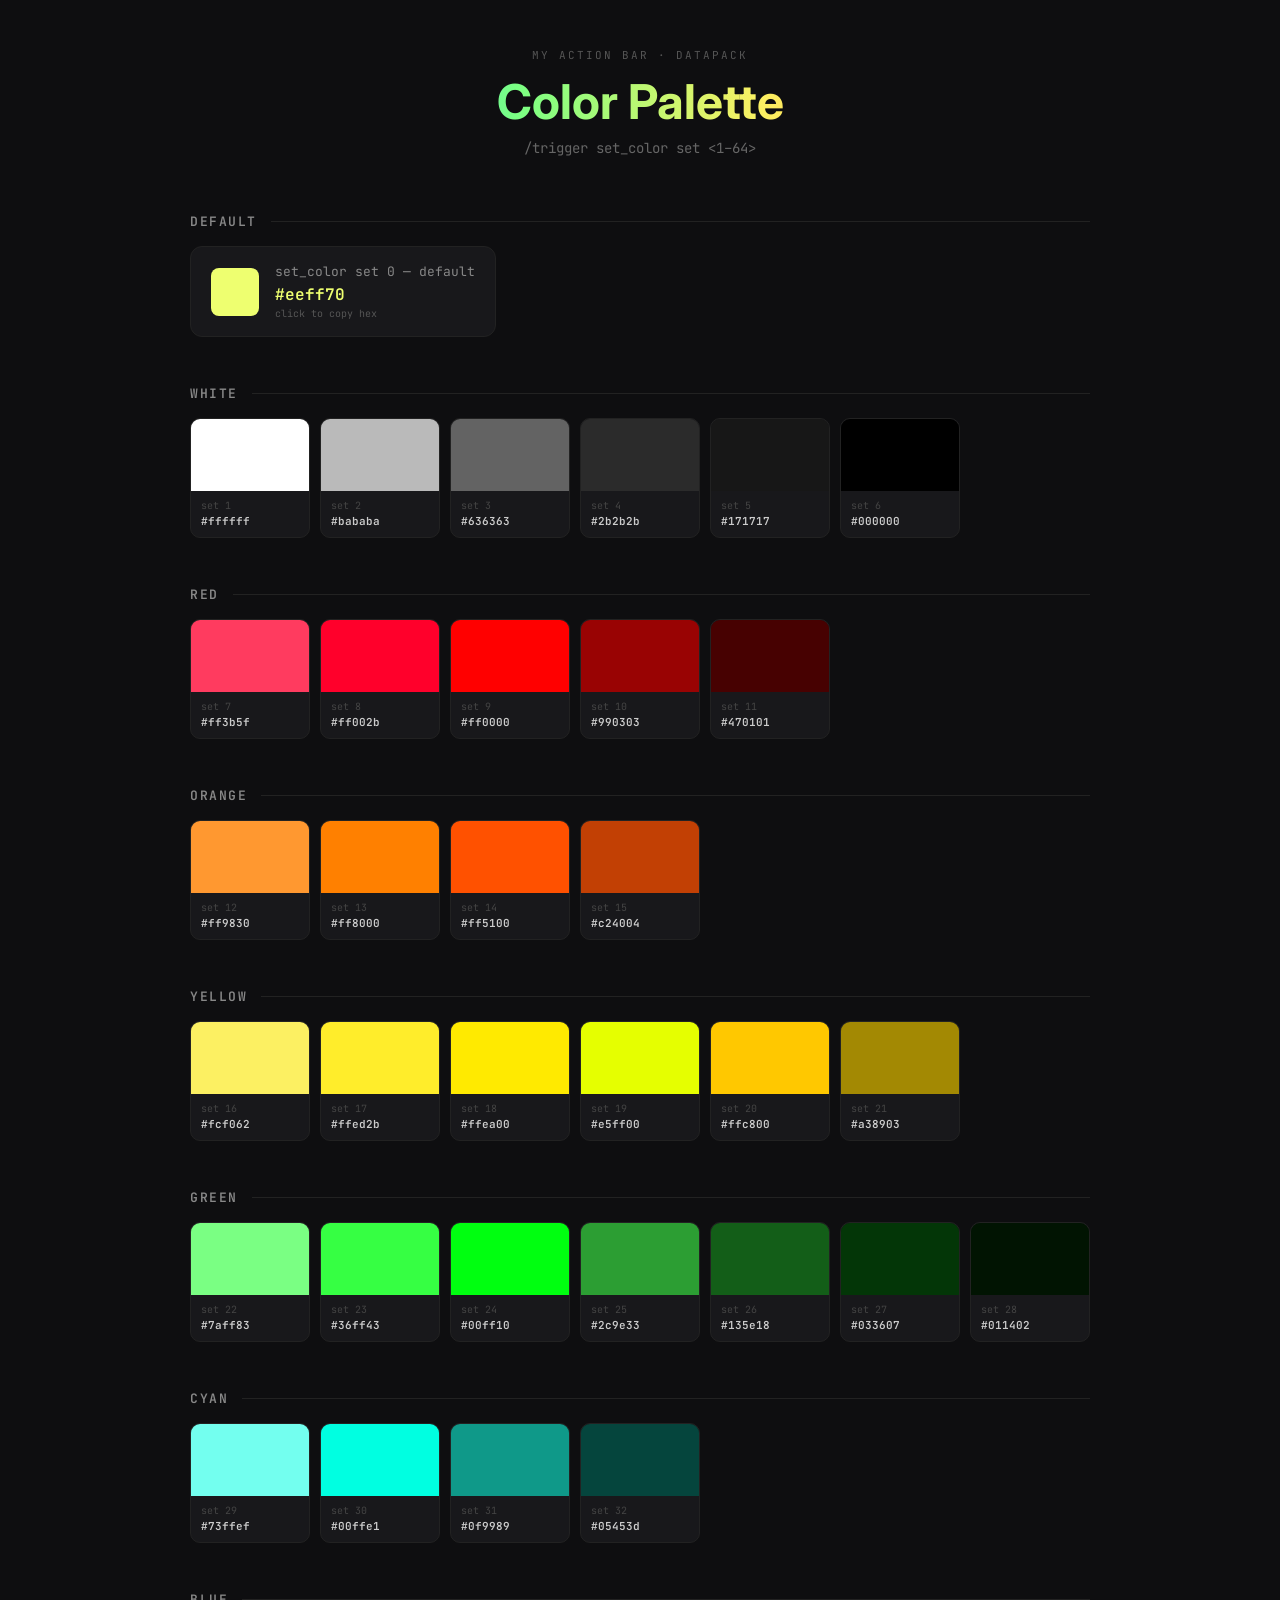
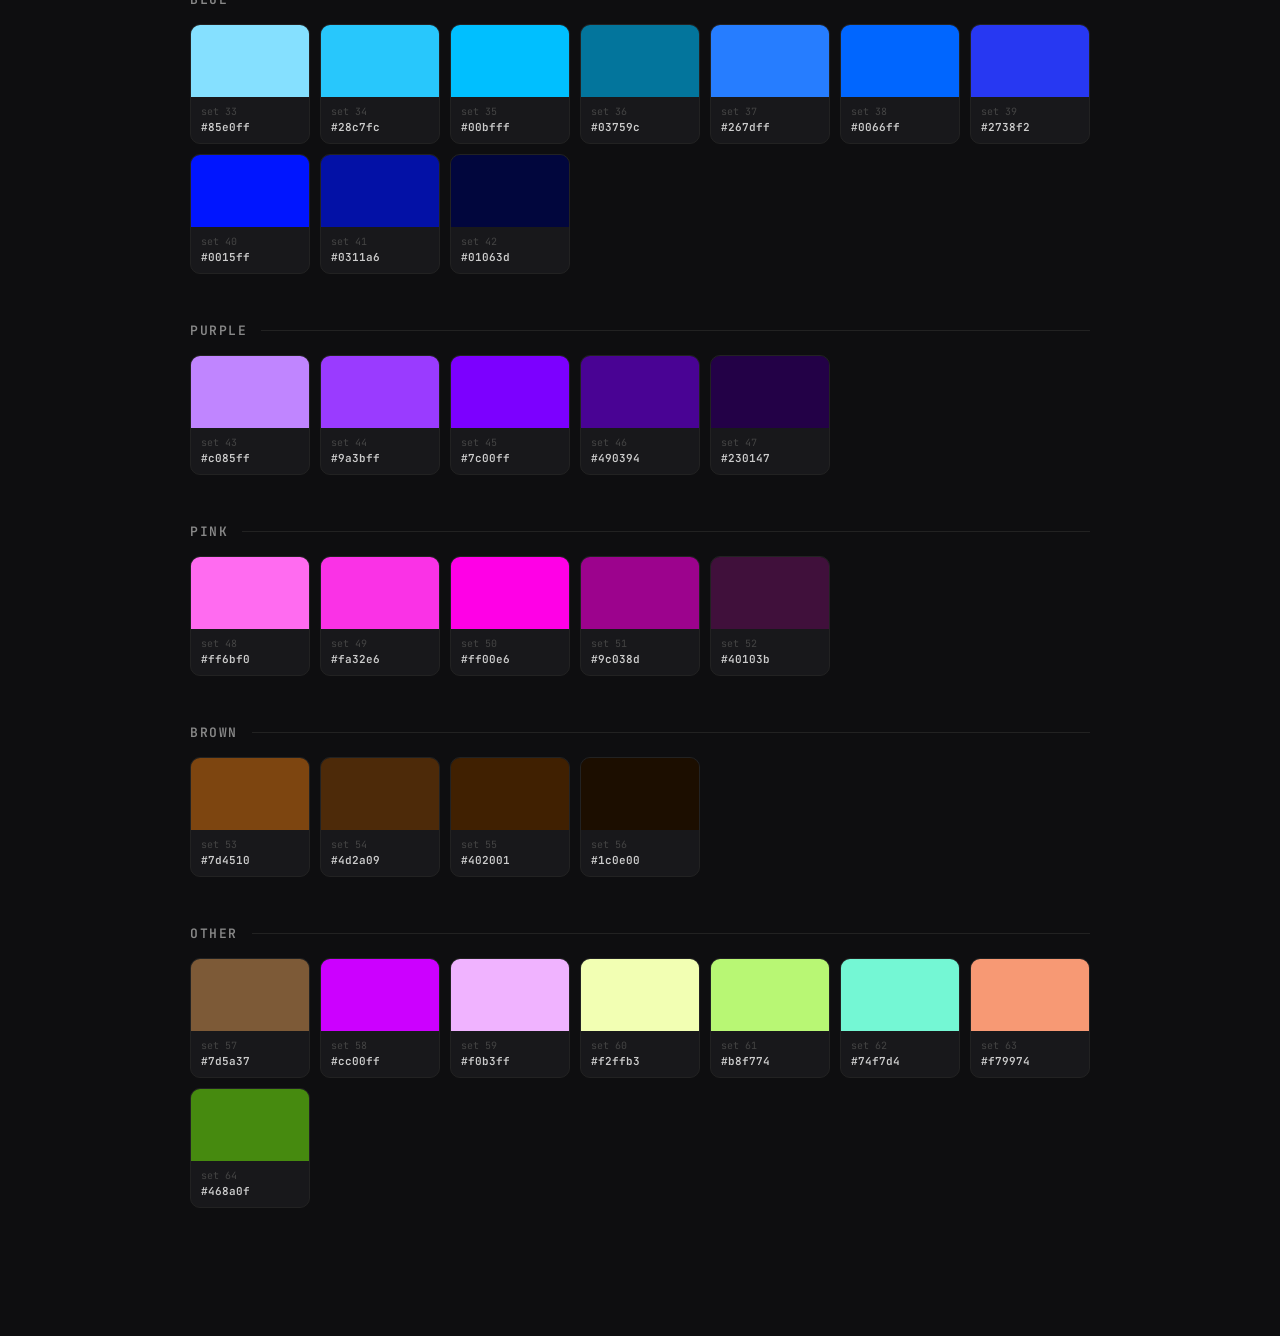
<file: color-palette.html>
<!DOCTYPE html>
<html lang="en">
<head>
<meta charset="UTF-8">
<meta name="viewport" content="width=device-width, initial-scale=1.0">
<title>My Action Bar — Color Palette</title>
  <link rel="icon" type="image/x-icon" href="assets/logo.png">
  <meta property="og:type" content="website">
<meta property="og:title" content="My Action Bar - Fully Customizable Action Bar">
<meta property="og:description" content="Transform your action bar into a personal HUD with real-time stats, a stunning dynamic color system, and per-player customization.">
<meta property="og:image" content="https://myactionbar.netlify.app/assets/logo.png">
<meta property="og:url" content="https://myactionbar.netlify.app/color-palette.html">
<meta property="og:site_name" content="My Action Bar">

<!-- Twitter Cards -->
<meta name="twitter:card" content="summary_large_image">
<meta name="twitter:title" content="My Action Bar - Fully Customizable Action Bar">
<meta name="twitter:description" content="Transform your action bar into a personal HUD with real-time stats, a stunning dynamic color system, and per-player customization.">
<meta name="twitter:image" content="https://myactionbar.netlify.app/assets/logo.png">
<style>
  @import url('https://fonts.googleapis.com/css2?family=JetBrains+Mono:wght@400;600&family=Inter:wght@400;500;600;700&display=swap');

  *, *::before, *::after { box-sizing: border-box; margin: 0; padding: 0; }

  body {
    background: #0e0e10;
    color: #e0e0e0;
    font-family: 'Inter', sans-serif;
    min-height: 100vh;
    padding: 48px 24px 80px;
  }

  header {
    text-align: center;
    margin-bottom: 56px;
  }

  header .eyebrow {
    font-family: 'JetBrains Mono', monospace;
    font-size: 11px;
    letter-spacing: 0.18em;
    text-transform: uppercase;
    color: #555;
    margin-bottom: 12px;
  }

  header h1 {
    font-size: clamp(28px, 5vw, 48px);
    font-weight: 700;
    background: linear-gradient(90deg, #c085ff, #28c7fc, #7aff83, #fcf062, #ff9830, #ff3b5f);
    -webkit-background-clip: text;
    -webkit-text-fill-color: transparent;
    background-clip: text;
    line-height: 1.15;
    margin-bottom: 10px;
  }

  header p {
    font-size: 14px;
    color: #666;
    font-family: 'JetBrains Mono', monospace;
  }

  .section {
    max-width: 900px;
    margin: 0 auto 48px;
  }

  .section-header {
    display: flex;
    align-items: center;
    gap: 14px;
    margin-bottom: 16px;
  }

  .section-header h2 {
    font-size: 13px;
    font-weight: 600;
    letter-spacing: 0.12em;
    text-transform: uppercase;
    color: #888;
    font-family: 'JetBrains Mono', monospace;
  }

  .section-header .line {
    flex: 1;
    height: 1px;
    background: #222;
  }

  .grid {
    display: grid;
    grid-template-columns: repeat(auto-fill, minmax(120px, 1fr));
    gap: 10px;
  }

  .swatch {
    border-radius: 10px;
    overflow: hidden;
    background: #18181b;
    border: 1px solid #222;
    cursor: pointer;
    transition: transform 0.15s, border-color 0.15s;
    position: relative;
  }

  .swatch:hover {
    transform: translateY(-3px);
    border-color: #444;
  }

  .swatch:hover .copy-hint {
    opacity: 1;
  }

  .swatch-color {
    height: 72px;
    width: 100%;
  }

  .swatch-info {
    padding: 8px 10px 9px;
  }

  .swatch-id {
    font-family: 'JetBrains Mono', monospace;
    font-size: 10px;
    color: #444;
    margin-bottom: 2px;
  }

  .swatch-hex {
    font-family: 'JetBrains Mono', monospace;
    font-size: 11px;
    font-weight: 600;
    color: #ccc;
  }

  .copy-hint {
    position: absolute;
    top: 6px;
    right: 6px;
    background: rgba(0,0,0,0.7);
    border-radius: 4px;
    padding: 2px 6px;
    font-size: 9px;
    font-family: 'JetBrains Mono', monospace;
    color: #fff;
    opacity: 0;
    transition: opacity 0.15s;
    pointer-events: none;
  }

  .toast {
    position: fixed;
    bottom: 28px;
    left: 50%;
    transform: translateX(-50%) translateY(20px);
    background: #1e1e22;
    border: 1px solid #333;
    border-radius: 8px;
    padding: 10px 20px;
    font-family: 'JetBrains Mono', monospace;
    font-size: 12px;
    color: #e0e0e0;
    opacity: 0;
    transition: opacity 0.2s, transform 0.2s;
    pointer-events: none;
    z-index: 999;
  }

  .toast.show {
    opacity: 1;
    transform: translateX(-50%) translateY(0);
  }

  /* domyślny kolor — osobno na górze */
  .default-swatch-wrap {
    max-width: 900px;
    margin: 0 auto 48px;
  }

  .default-swatch {
    display: flex;
    align-items: center;
    gap: 16px;
    background: #18181b;
    border: 1px solid #222;
    border-radius: 12px;
    padding: 16px 20px;
    cursor: pointer;
    transition: border-color 0.15s;
    width: fit-content;
  }

  .default-swatch:hover { border-color: #444; }

  .default-color-block {
    width: 48px;
    height: 48px;
    border-radius: 8px;
    background: #eeff70;
    flex-shrink: 0;
  }

  .default-label {
    font-size: 13px;
    color: #888;
    font-family: 'JetBrains Mono', monospace;
    margin-bottom: 4px;
  }

  .default-hex {
    font-family: 'JetBrains Mono', monospace;
    font-size: 16px;
    font-weight: 600;
    color: #eeff70;
  }

  .default-cmd {
    font-family: 'JetBrains Mono', monospace;
    font-size: 10px;
    color: #555;
    margin-top: 2px;
  }
</style>
</head>
<body>

<header>
  <div class="eyebrow">My Action Bar · Datapack</div>
  <h1>Color Palette</h1>
  <p>/trigger set_color set &lt;1–64&gt;</p>
</header>

<!-- Default -->
<div class="default-swatch-wrap">
  <div class="section-header">
    <h2>Default</h2>
    <div class="line"></div>
  </div>
  <div class="default-swatch" onclick="copy('#eeff70')">
    <div class="default-color-block"></div>
    <div>
      <div class="default-label">set_color set 0 — default</div>
      <div class="default-hex">#eeff70</div>
      <div class="default-cmd">click to copy hex</div>
    </div>
  </div>
</div>

<div id="palette"></div>

<div class="toast" id="toast"></div>

<script>
  const categories = [
    {
      name: "White",
      colors: [
        { id: 1, hex: "#ffffff" },
        { id: 2, hex: "#bababa" },
        { id: 3, hex: "#636363" },
        { id: 4, hex: "#2b2b2b" },
        { id: 5, hex: "#171717" },
        { id: 6, hex: "#000000" },
      ]
    },
    {
      name: "Red",
      colors: [
        { id: 7,  hex: "#ff3b5f" },
        { id: 8,  hex: "#ff002b" },
        { id: 9,  hex: "#ff0000" },
        { id: 10, hex: "#990303" },
        { id: 11, hex: "#470101" },
      ]
    },
    {
      name: "Orange",
      colors: [
        { id: 12, hex: "#ff9830" },
        { id: 13, hex: "#ff8000" },
        { id: 14, hex: "#ff5100" },
        { id: 15, hex: "#c24004" },
      ]
    },
    {
      name: "Yellow",
      colors: [
        { id: 16, hex: "#fcf062" },
        { id: 17, hex: "#ffed2b" },
        { id: 18, hex: "#ffea00" },
        { id: 19, hex: "#e5ff00" },
        { id: 20, hex: "#ffc800" },
        { id: 21, hex: "#a38903" },
      ]
    },
    {
      name: "Green",
      colors: [
        { id: 22, hex: "#7aff83" },
        { id: 23, hex: "#36ff43" },
        { id: 24, hex: "#00ff10" },
        { id: 25, hex: "#2c9e33" },
        { id: 26, hex: "#135e18" },
        { id: 27, hex: "#033607" },
        { id: 28, hex: "#011402" },
      ]
    },
    {
      name: "Cyan",
      colors: [
        { id: 29, hex: "#73ffef" },
        { id: 30, hex: "#00ffe1" },
        { id: 31, hex: "#0f9989" },
        { id: 32, hex: "#05453d" },
      ]
    },
    {
      name: "Blue",
      colors: [
        { id: 33, hex: "#85e0ff" },
        { id: 34, hex: "#28c7fc" },
        { id: 35, hex: "#00bfff" },
        { id: 36, hex: "#03759c" },
        { id: 37, hex: "#267dff" },
        { id: 38, hex: "#0066ff" },
        { id: 39, hex: "#2738f2" },
        { id: 40, hex: "#0015ff" },
        { id: 41, hex: "#0311a6" },
        { id: 42, hex: "#01063d" },
      ]
    },
    {
      name: "Purple",
      colors: [
        { id: 43, hex: "#c085ff" },
        { id: 44, hex: "#9a3bff" },
        { id: 45, hex: "#7c00ff" },
        { id: 46, hex: "#490394" },
        { id: 47, hex: "#230147" },
      ]
    },
    {
      name: "Pink",
      colors: [
        { id: 48, hex: "#ff6bf0" },
        { id: 49, hex: "#fa32e6" },
        { id: 50, hex: "#ff00e6" },
        { id: 51, hex: "#9c038d" },
        { id: 52, hex: "#40103b" },
      ]
    },
    {
      name: "Brown",
      colors: [
        { id: 53, hex: "#7d4510" },
        { id: 54, hex: "#4d2a09" },
        { id: 55, hex: "#402001" },
        { id: 56, hex: "#1c0e00" },
      ]
    },
    {
      name: "Other",
      colors: [
        { id: 57, hex: "#7d5a37" },
        { id: 58, hex: "#cc00ff" },
        { id: 59, hex: "#f0b3ff" },
        { id: 60, hex: "#f2ffb3" },
        { id: 61, hex: "#b8f774" },
        { id: 62, hex: "#74f7d4" },
        { id: 63, hex: "#f79974" },
        { id: 64, hex: "#468a0f" },
      ]
    },
  ];

  const palette = document.getElementById('palette');

  categories.forEach(cat => {
    const section = document.createElement('div');
    section.className = 'section';

    const header = document.createElement('div');
    header.className = 'section-header';
    header.innerHTML = `<h2>${cat.name}</h2><div class="line"></div>`;
    section.appendChild(header);

    const grid = document.createElement('div');
    grid.className = 'grid';

    cat.colors.forEach(c => {
      const swatch = document.createElement('div');
      swatch.className = 'swatch';
      swatch.innerHTML = `
        <div class="swatch-color" style="background:${c.hex}"></div>
        <div class="swatch-info">
          <div class="swatch-id">set ${c.id}</div>
          <div class="swatch-hex">${c.hex}</div>
        </div>
        <div class="copy-hint">copy</div>
      `;
      swatch.addEventListener('click', () => copy(c.hex));
      grid.appendChild(swatch);
    });

    section.appendChild(grid);
    palette.appendChild(section);
  });

  let toastTimer;
  function copy(hex) {
    navigator.clipboard.writeText(hex).then(() => {
      const toast = document.getElementById('toast');
      toast.textContent = `Copied ${hex}`;
      toast.classList.add('show');
      clearTimeout(toastTimer);
      toastTimer = setTimeout(() => toast.classList.remove('show'), 1800);
    });
  }
</script>
</body>
</html>
</file>
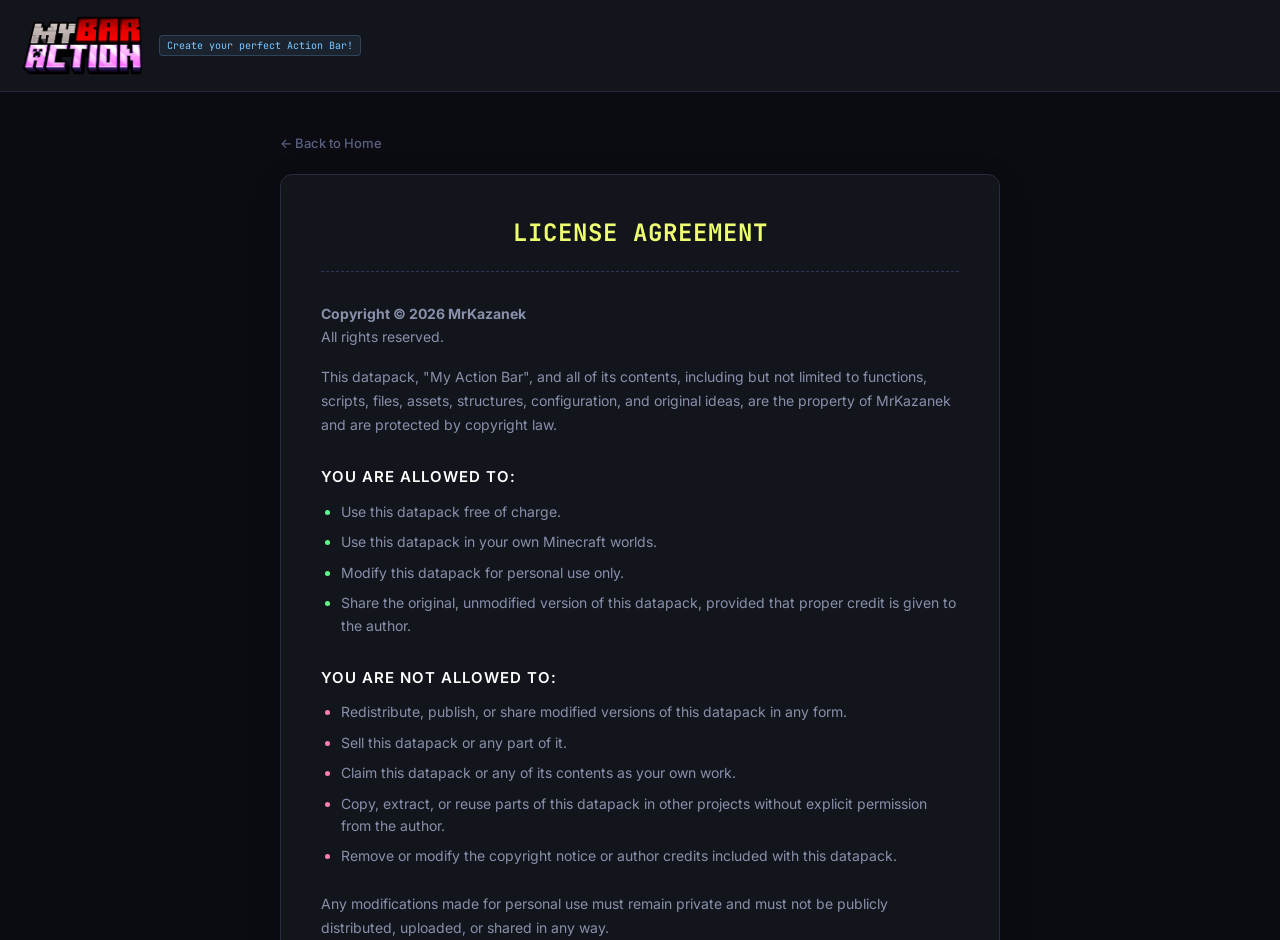
<file: license.html>
<!DOCTYPE html>
<html lang="en">
<head>
  <meta charset="UTF-8">
  <meta name="viewport" content="width=device-width, initial-scale=1.0">
  <title>My Action Bar - License</title>
<link rel="icon" type="image/x-icon" href="assets/logo.png">
  <!-- Google Fonts -->
  <link rel="preconnect" href="https://fonts.googleapis.com">
  <link rel="preconnect" href="https://fonts.gstatic.com" crossorigin>
  <link href="https://fonts.googleapis.com/css2?family=Inter:wght@400;500;600;700&family=JetBrains+Mono:wght@400;700&display=swap" rel="stylesheet">
<meta property="og:type" content="website">
<meta property="og:title" content="My Action Bar - Fully Customizable Action Bar">
<meta property="og:description" content="Transform your action bar into a personal HUD with real-time stats, a stunning dynamic color system, and per-player customization.">
<meta property="og:image" content="https://myactionbar.netlify.app/assets/logo.png">
<meta property="og:url" content="https://myactionbar.netlify.app/license.html">
<meta property="og:site_name" content="My Action Bar">

<!-- Twitter Cards -->
<meta name="twitter:card" content="summary_large_image">
<meta name="twitter:title" content="My Action Bar - Fully Customizable Action Bar">
<meta name="twitter:description" content="Transform your action bar into a personal HUD with real-time stats, a stunning dynamic color system, and per-player customization.">
<meta name="twitter:image" content="https://myactionbar.netlify.app/assets/logo.png">
  <style>
    
    :root {
      --bg: #0b0c11;
      --surface: #13151d;
      --surface2: #1a1d27;
      --surface3: #22263a;
      --border: #272b3d;
      --border2: #323654;
      --accent: #eeff70;
      --accent-dim: rgba(238, 255, 112, .12);
      --accent2: #7ec8ff;
      --accent2-dim: rgba(126, 200, 255, .1);
      --accent3: #ff7eb3;
      --text: #d4d8eb;
      --text-muted: #5a6080;
      --text-dim: #8890aa;
      --preview-bg: #080910;
      --green: #5dfc8a;
      --radius: 12px;
      --radius-sm: 8px;
      --radius-xs: 5px;
    }

    *, *::before, *::after { box-sizing: border-box; margin: 0; padding: 0; }

    body {
      background: var(--bg); color: var(--text);
      font-family: 'Inter', sans-serif; font-size: 14px; line-height: 1.5;
      min-height: 100vh; overflow: hidden;
      user-select: none; -webkit-user-select: none;
    }

    /* ─── Header ─── */
    header {
      border-bottom: 1px solid var(--border); padding: 13px 20px;
      display: flex; align-items: center; gap: 14px;
      background: var(--surface); height: 92px; flex-shrink: 0;
      user-select: none; -webkit-user-select: none;
    }

    .logo {
      font-family: 'JetBrains Mono', monospace; font-weight: 700; font-size: 16px;
      color: var(--accent); letter-spacing: -.5px; white-space: nowrap;
      display: flex; align-items: center; gap: 8px; text-decoration: none;
    }

    .logo span { color: var(--text-muted); font-weight: 400; line-height: 45px; }

    .badge {
      font-family: 'JetBrains Mono', monospace; font-size: 10px; padding: 2px 7px;
      border-radius: 4px; background: rgba(126, 200, 255, .08); color: var(--accent2);
      border: 1px solid rgba(126, 200, 255, .2); white-space: nowrap;
    }

    header .spacer { flex: 1; }

    /* Scrollbars */
    ::-webkit-scrollbar { width: 6px; height: 6px; }
    ::-webkit-scrollbar-track { background: transparent; }
    ::-webkit-scrollbar-thumb { background: var(--border2); border-radius: 4px; }

    a { color: lightskyblue; text-decoration: none; transition: color 0.15s; }
    a:hover { color: var(--accent2); }

    /* =========================================
       STYLE KONTENTU
       ========================================= */
    .main-view {
      height: calc(100vh - 52px); overflow-y: auto; scroll-behavior: smooth;
     
    }

    .container { max-width: 760px; margin: 0 auto; padding: 40px 20px 60px; }

    .license-box {
      background: var(--surface); border: 1px solid var(--border);
      border-radius: var(--radius); padding: 40px; box-shadow: 0 10px 30px rgba(0,0,0,0.3);
    }

    .license-title {
      font-family: 'JetBrains Mono', monospace; font-size: 24px; color: var(--accent);
      text-align: center; margin-bottom: 30px; letter-spacing: 1px;
      padding-bottom: 20px; border-bottom: 1px dashed var(--border2);
    }

    .content-area h3 {
      font-size: 15px; color: #fff; margin: 30px 0 12px; font-weight: 600;
      text-transform: uppercase; letter-spacing: 1px;
    }

    .content-area p { margin-bottom: 16px; color: var(--text-dim); line-height: 1.7; }

    .content-area ul { margin-bottom: 24px; padding-left: 20px; color: var(--text-dim); }
    .content-area li { margin-bottom: 8px; line-height: 1.6; }

    .allowed-list li::marker { color: var(--green); }
    .not-allowed-list li::marker { color: var(--accent3); }

    .contact-block {
      margin-top: 40px; padding: 20px; background: var(--preview-bg);
      border: 1px solid var(--border); border-radius: var(--radius-sm);
    }

    .back-btn {
      display: inline-flex; align-items: center; gap: 8px; margin-bottom: 20px;
      color: var(--text-muted); font-size: 13px; font-weight: 500;
      font-family: 'Inter', sans-serif; transition: color 0.15s;
    }
    .back-btn:hover { color: var(--accent); }

    @media (max-width: 600px) {
      header { flex-wrap: wrap; height: auto; padding: 10px 14px; }
      .license-box { padding: 24px; }
    }
  </style>
</head>
<body>

  <!-- Header -->
  <header>
    <a href="index.html" class="logo">
      <img src="assets/logo.png" alt="" style="height: 64px; border-radius: 4px; display: block; border: none; object-fit: contain;">
      <!-- <span>My Action Bar</span> -->
    </a>
    <div class="badge">Create your perfect Action Bar!</div>
    <div class="spacer"></div>
  </header>

  <!-- Main Scrollable Area -->
  <div class="main-view">
    <div class="container">
      
      <a href="index.html" class="back-btn">← Back to Home</a>

      <div class="license-box content-area">
        <h1 class="license-title">LICENSE AGREEMENT</h1>
        
        <p><strong>Copyright &copy; 2026 MrKazanek</strong><br>All rights reserved.</p>
        
        <p>This datapack, "My Action Bar", and all of its contents, including but not limited to functions, scripts, files, assets, structures, configuration, and original ideas, are the property of MrKazanek and are protected by copyright law.</p>

        <h3>You are allowed to:</h3>
        <ul class="allowed-list">
          <li>Use this datapack free of charge.</li>
          <li>Use this datapack in your own Minecraft worlds.</li>
          <li>Modify this datapack for personal use only.</li>
          <li>Share the original, unmodified version of this datapack, provided that proper credit is given to the author.</li>
        </ul>

        <h3>You are NOT allowed to:</h3>
        <ul class="not-allowed-list">
          <li>Redistribute, publish, or share modified versions of this datapack in any form.</li>
          <li>Sell this datapack or any part of it.</li>
          <li>Claim this datapack or any of its contents as your own work.</li>
          <li>Copy, extract, or reuse parts of this datapack in other projects without explicit permission from the author.</li>
          <li>Remove or modify the copyright notice or author credits included with this datapack.</li>
        </ul>

        <p>Any modifications made for personal use must remain private and must not be publicly distributed, uploaded, or shared in any way.</p>

        <p>If you would like to use this datapack or any part of it in another project, you must first obtain permission from the author.</p>

        <div class="contact-block">
          <p style="margin-bottom: 5px;"><strong>Author:</strong> MrKazanek</p>
          <p style="margin-bottom: 0;"><strong>Contact:</strong> Discord: <span style="color: var(--accent2);">kazanek</span></p>
        </div>
      </div>

    </div>
  </div>

</body>
</html>
</file>
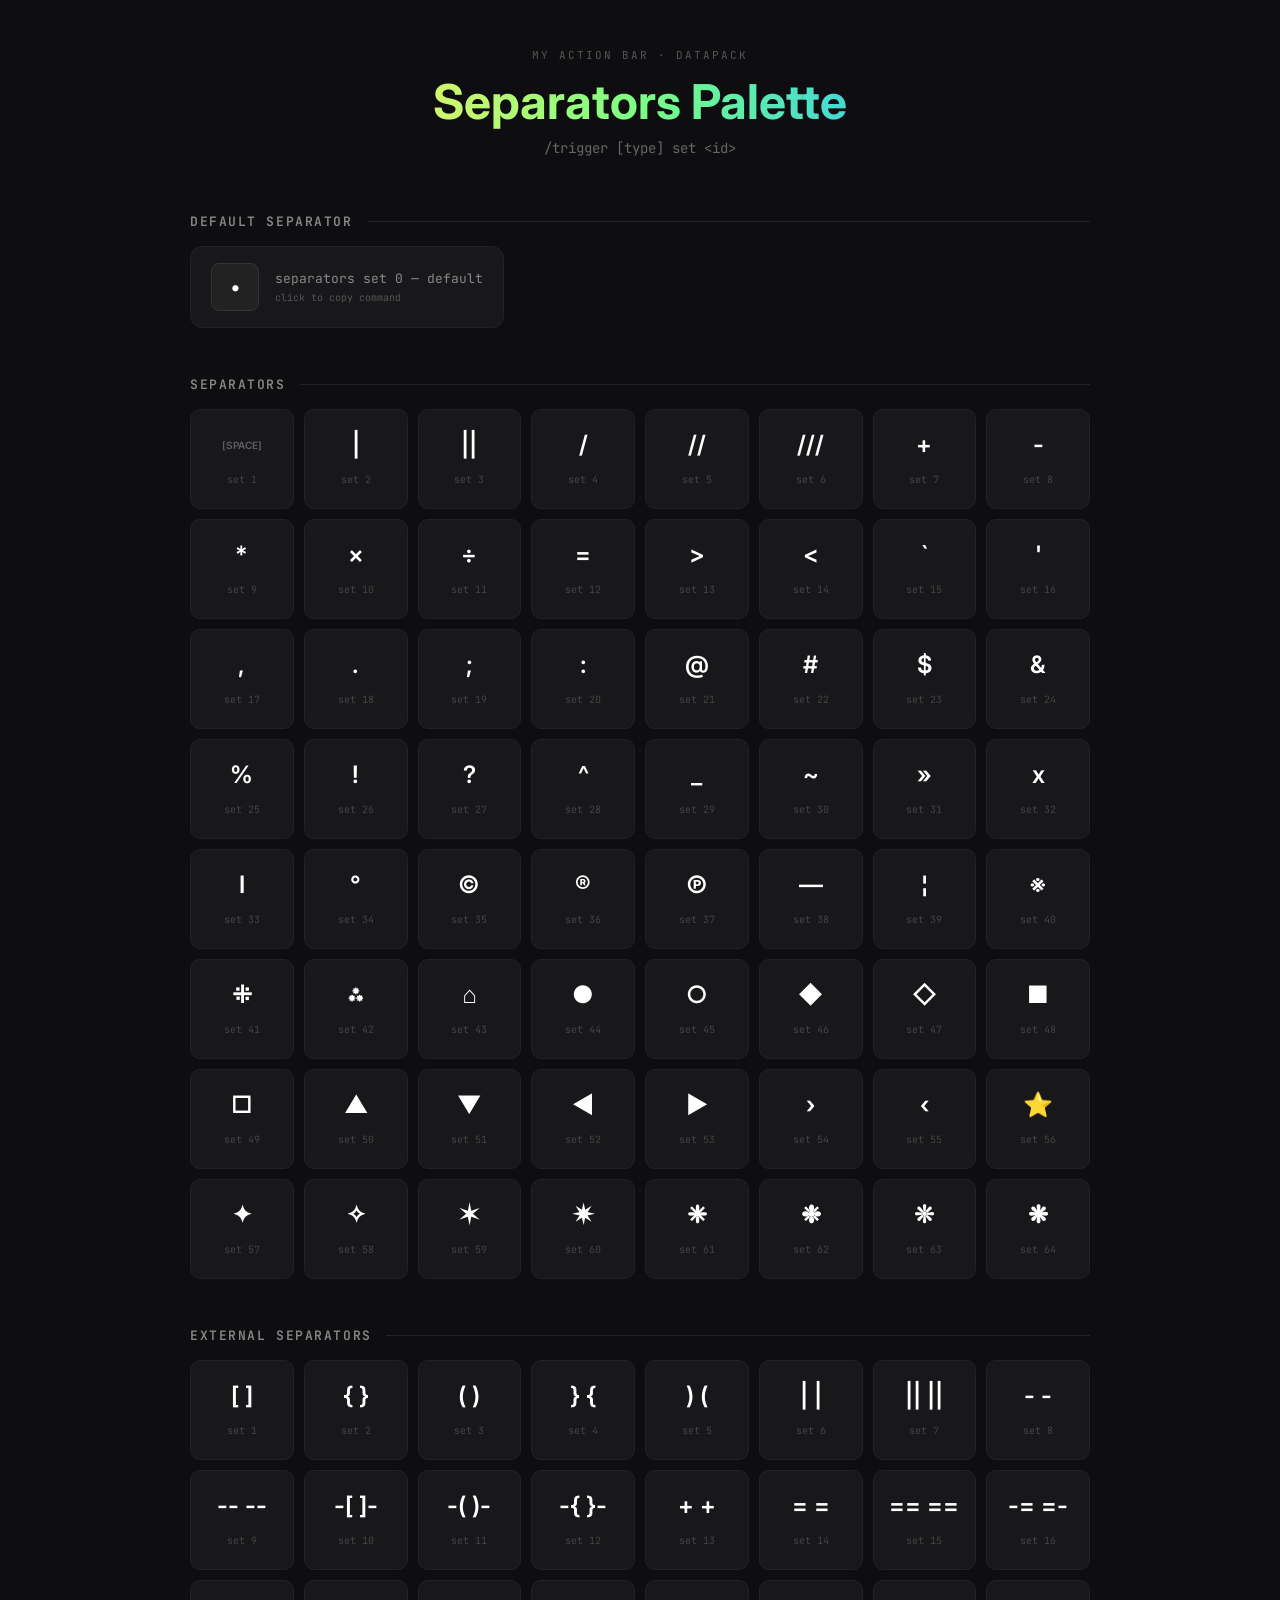
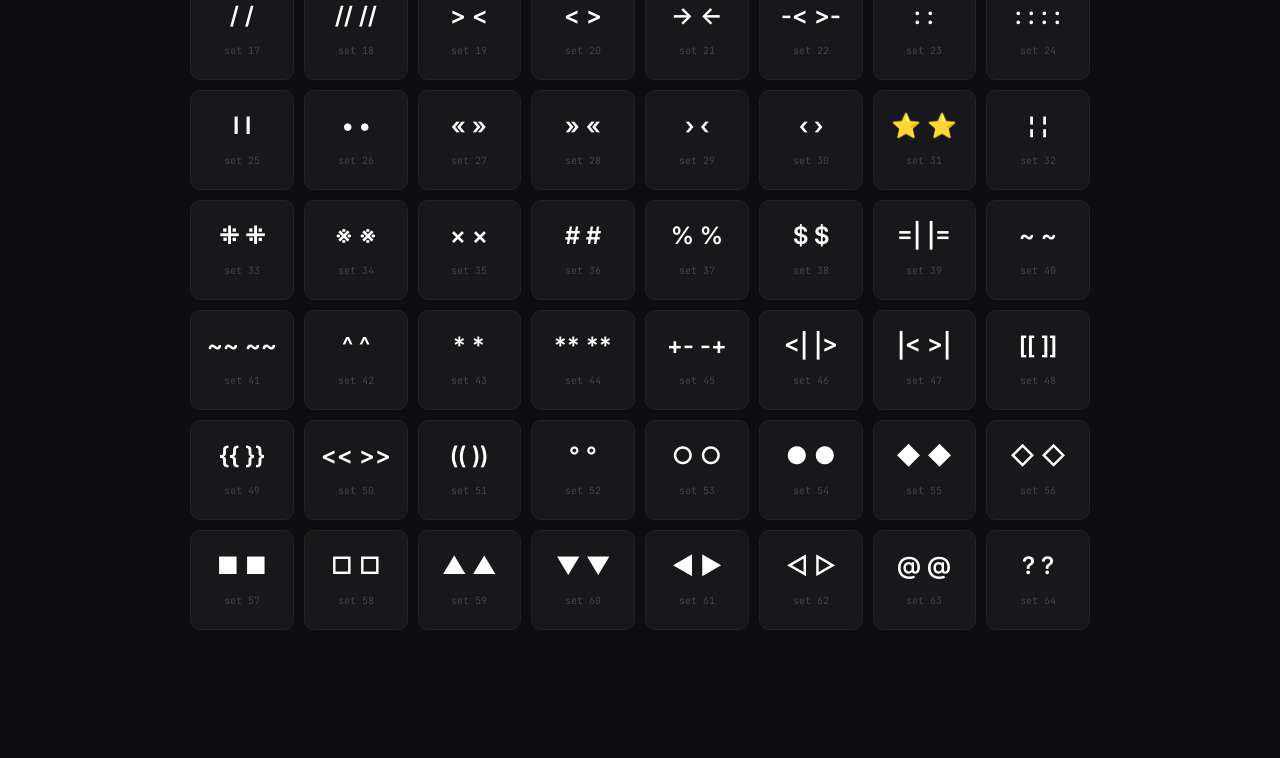
<file: separators-palette.html>
<!DOCTYPE html>
<html lang="en">
<head>
<meta charset="UTF-8">
<meta name="viewport" content="width=device-width, initial-scale=1.0">
<title>My Action Bar — Separators</title>
<link rel="icon" type="image/x-icon" href="assets/logo.png">
<meta property="og:type" content="website">
<meta property="og:title" content="My Action Bar - Fully Customizable Action Bar">
<meta property="og:description" content="Transform your action bar into a personal HUD with real-time stats, a stunning dynamic color system, and per-player customization.">
<meta property="og:image" content="https://myactionbar.netlify.app/assets/logo.png">
<meta property="og:url" content="https://myactionbar.netlify.app/separators-palette.html">
<meta property="og:site_name" content="My Action Bar">

<!-- Twitter Cards -->
<meta name="twitter:card" content="summary_large_image">
<meta name="twitter:title" content="My Action Bar - Fully Customizable Action Bar">
<meta name="twitter:description" content="Transform your action bar into a personal HUD with real-time stats, a stunning dynamic color system, and per-player customization.">
<meta name="twitter:image" content="https://myactionbar.netlify.app/assets/logo.png">
  
<style>
  @import url('https://fonts.googleapis.com/css2?family=JetBrains+Mono:wght@400;600&family=Inter:wght@400;500;600;700&display=swap');

  *, *::before, *::after { box-sizing: border-box; margin: 0; padding: 0; }

  body {
    background: #0e0e10;
    color: #e0e0e0;
    font-family: 'Inter', sans-serif;
    min-height: 100vh;
    padding: 48px 24px 80px;
  }

  header {
    text-align: center;
    margin-bottom: 56px;
  }

  header .eyebrow {
    font-family: 'JetBrains Mono', monospace;
    font-size: 11px;
    letter-spacing: 0.18em;
    text-transform: uppercase;
    color: #555;
    margin-bottom: 12px;
  }

  header h1 {
    font-size: clamp(28px, 5vw, 48px);
    font-weight: 700;
    background: linear-gradient(90deg, #ff9830, #fcf062, #7aff83, #28c7fc, #c085ff);
    -webkit-background-clip: text;
    -webkit-text-fill-color: transparent;
    background-clip: text;
    line-height: 1.15;
    margin-bottom: 10px;
  }

  header p {
    font-size: 14px;
    color: #666;
    font-family: 'JetBrains Mono', monospace;
  }

  .section {
    max-width: 900px;
    margin: 0 auto 48px;
  }

  .section-header {
    display: flex;
    align-items: center;
    gap: 14px;
    margin-bottom: 16px;
  }

  .section-header h2 {
    font-size: 13px;
    font-weight: 600;
    letter-spacing: 0.12em;
    text-transform: uppercase;
    color: #888;
    font-family: 'JetBrains Mono', monospace;
  }

  .section-header .line {
    flex: 1;
    height: 1px;
    background: #222;
  }

  .grid {
    display: grid;
    grid-template-columns: repeat(auto-fill, minmax(100px, 1fr));
    gap: 10px;
  }

  .swatch {
    border-radius: 10px;
    overflow: hidden;
    background: #18181b;
    border: 1px solid #222;
    cursor: pointer;
    transition: transform 0.15s, border-color 0.15s;
    position: relative;
    display: flex;
    flex-direction: column;
    align-items: center;
    justify-content: center;
    min-height: 100px;
  }

  .swatch:hover {
    transform: translateY(-3px);
    border-color: #444;
  }

  .swatch:hover .copy-hint {
    opacity: 1;
  }

  .swatch-symbol {
    font-size: 24px;
    font-weight: 600;
    color: #fff;
    margin-bottom: 4px;
    height: 40px;
    display: flex;
    align-items: center;
    justify-content: center;
    font-family: 'Inter', sans-serif;
  }

  .swatch-info {
    padding: 4px 10px 8px;
    text-align: center;
  }

  .swatch-id {
    font-family: 'JetBrains Mono', monospace;
    font-size: 10px;
    color: #444;
  }

  .copy-hint {
    position: absolute;
    top: 6px;
    right: 6px;
    background: rgba(0,0,0,0.7);
    border-radius: 4px;
    padding: 2px 6px;
    font-size: 9px;
    font-family: 'JetBrains Mono', monospace;
    color: #fff;
    opacity: 0;
    transition: opacity 0.15s;
    pointer-events: none;
  }

  .toast {
    position: fixed;
    bottom: 28px;
    left: 50%;
    transform: translateX(-50%) translateY(20px);
    background: #1e1e22;
    border: 1px solid #333;
    border-radius: 8px;
    padding: 10px 20px;
    font-family: 'JetBrains Mono', monospace;
    font-size: 12px;
    color: #e0e0e0;
    opacity: 0;
    transition: opacity 0.2s, transform 0.2s;
    pointer-events: none;
    z-index: 999;
  }

  .toast.show {
    opacity: 1;
    transform: translateX(-50%) translateY(0);
  }

  .default-swatch-wrap {
    max-width: 900px;
    margin: 0 auto 48px;
  }

  .default-swatch {
    display: flex;
    align-items: center;
    gap: 16px;
    background: #18181b;
    border: 1px solid #222;
    border-radius: 12px;
    padding: 16px 20px;
    cursor: pointer;
    transition: border-color 0.15s;
    width: fit-content;
  }

  .default-swatch:hover { border-color: #444; }

  .default-symbol-block {
    width: 48px;
    height: 48px;
    border-radius: 8px;
    background: #222;
    display: flex;
    align-items: center;
    justify-content: center;
    font-size: 20px;
    color: #fff;
    flex-shrink: 0;
    border: 1px solid #333;
  }

  .default-label {
    font-size: 13px;
    color: #888;
    font-family: 'JetBrains Mono', monospace;
    margin-bottom: 4px;
  }

  .default-cmd {
    font-family: 'JetBrains Mono', monospace;
    font-size: 10px;
    color: #555;
    margin-top: 2px;
  }
</style>
</head>
<body>

<header>
  <div class="eyebrow">My Action Bar · Datapack</div>
  <h1>Separators Palette</h1>
  <p>/trigger [type] set &lt;id&gt;</p>
</header>

<!-- Default Inner -->
<div class="default-swatch-wrap">
  <div class="section-header">
    <h2>Default Separator</h2>
    <div class="line"></div>
  </div>
  <div class="default-swatch" onclick="copyCommand('separators', 0)">
    <div class="default-symbol-block">•</div>
    <div>
      <div class="default-label">separators set 0 — default</div>
      <div class="default-cmd">click to copy command</div>
    </div>
  </div>
</div>

<div id="palette"></div>

<div class="toast" id="toast"></div>

<script>
  const internalSymbols = [" ", "|", "||", "/", "//", "///", "+", "-", "*", "×", "÷", "=", ">", "<", "`", "'", ",", ".", ";", ":", "@", "#", "$", "&", "%", "!", "?", "^", "_", "~", "»", "x", "I", "°", "©", "®", "℗", "—", "¦", "※", "⁜", "⁂", "⌂", "●", "○", "◆", "◇", "■", "□", "▲", "▼", "◀", "▶", "›", "‹", "⭐", "✦", "✧", "✶", "✷", "❈", "❉", "❊", "❋"];

  const externalSymbols = [
    "[ ]", "{ }", "( )", "} {", ") (", "| |", "|| ||", "- -", "-- --", "-[ ]-", "-( )-", "-{ }-", "+ +", "= =", "== ==", "-= =-", "/ /", "// //", "> <", "< >", "-> <-", "-< >-", ": :", ": : : :", "I I", "• •", "« »", "» «", "› ‹", "‹ ›", "⭐ ⭐", "¦ ¦", "⁜ ⁜", "※ ※", "× ×", "# #", "% %", "$ $", "=| |=", "~ ~", "~~ ~~", "^ ^", "* *", "** **", "+- -+", "<| |>", "|< >|", "[[ ]]", "{{ }}", "<< >>", "(( ))", "° °", "○ ○", "● ●", "◆ ◆", "◇ ◇", "■ ■", "□ □", "▲ ▲", "▼ ▼", "◀ ▶", "◁ ▷", "@ @", "? ?"
  ];

  const categories = [
    {
      name: "Separators",
      type: "separators",
      items: internalSymbols
    },
    {
      name: "External Separators",
      type: "external_separators",
      items: externalSymbols
    }
  ];

  const palette = document.getElementById('palette');

  categories.forEach(cat => {
    const section = document.createElement('div');
    section.className = 'section';

    const header = document.createElement('div');
    header.className = 'section-header';
    header.innerHTML = `<h2>${cat.name}</h2><div class="line"></div>`;
    section.appendChild(header);

    const grid = document.createElement('div');
    grid.className = 'grid';

    cat.items.forEach((symbol, index) => {
      const id = index + 1;
      const swatch = document.createElement('div');
      swatch.className = 'swatch';
      swatch.innerHTML = `
        <div class="swatch-symbol">${symbol === " " ? '<span style="font-size:10px; opacity:0.3">[SPACE]</span>' : symbol}</div>
        <div class="swatch-info">
          <div class="swatch-id">set ${id}</div>
        </div>
        <div class="copy-hint">copy cmd</div>
      `;
      swatch.addEventListener('click', () => copyCommand(cat.type, id));
      grid.appendChild(swatch);
    });

    section.appendChild(grid);
    palette.appendChild(section);
  });

  let toastTimer;
  function copyCommand(type, id) {
    const cmd = `/trigger ${type} set ${id}`;
    navigator.clipboard.writeText(cmd).then(() => {
      const toast = document.getElementById('toast');
      toast.textContent = `Copied: ${cmd}`;
      toast.classList.add('show');
      clearTimeout(toastTimer);
      toastTimer = setTimeout(() => toast.classList.remove('show'), 1800);
    });
  }
</script>
</body>
</html>
</file>
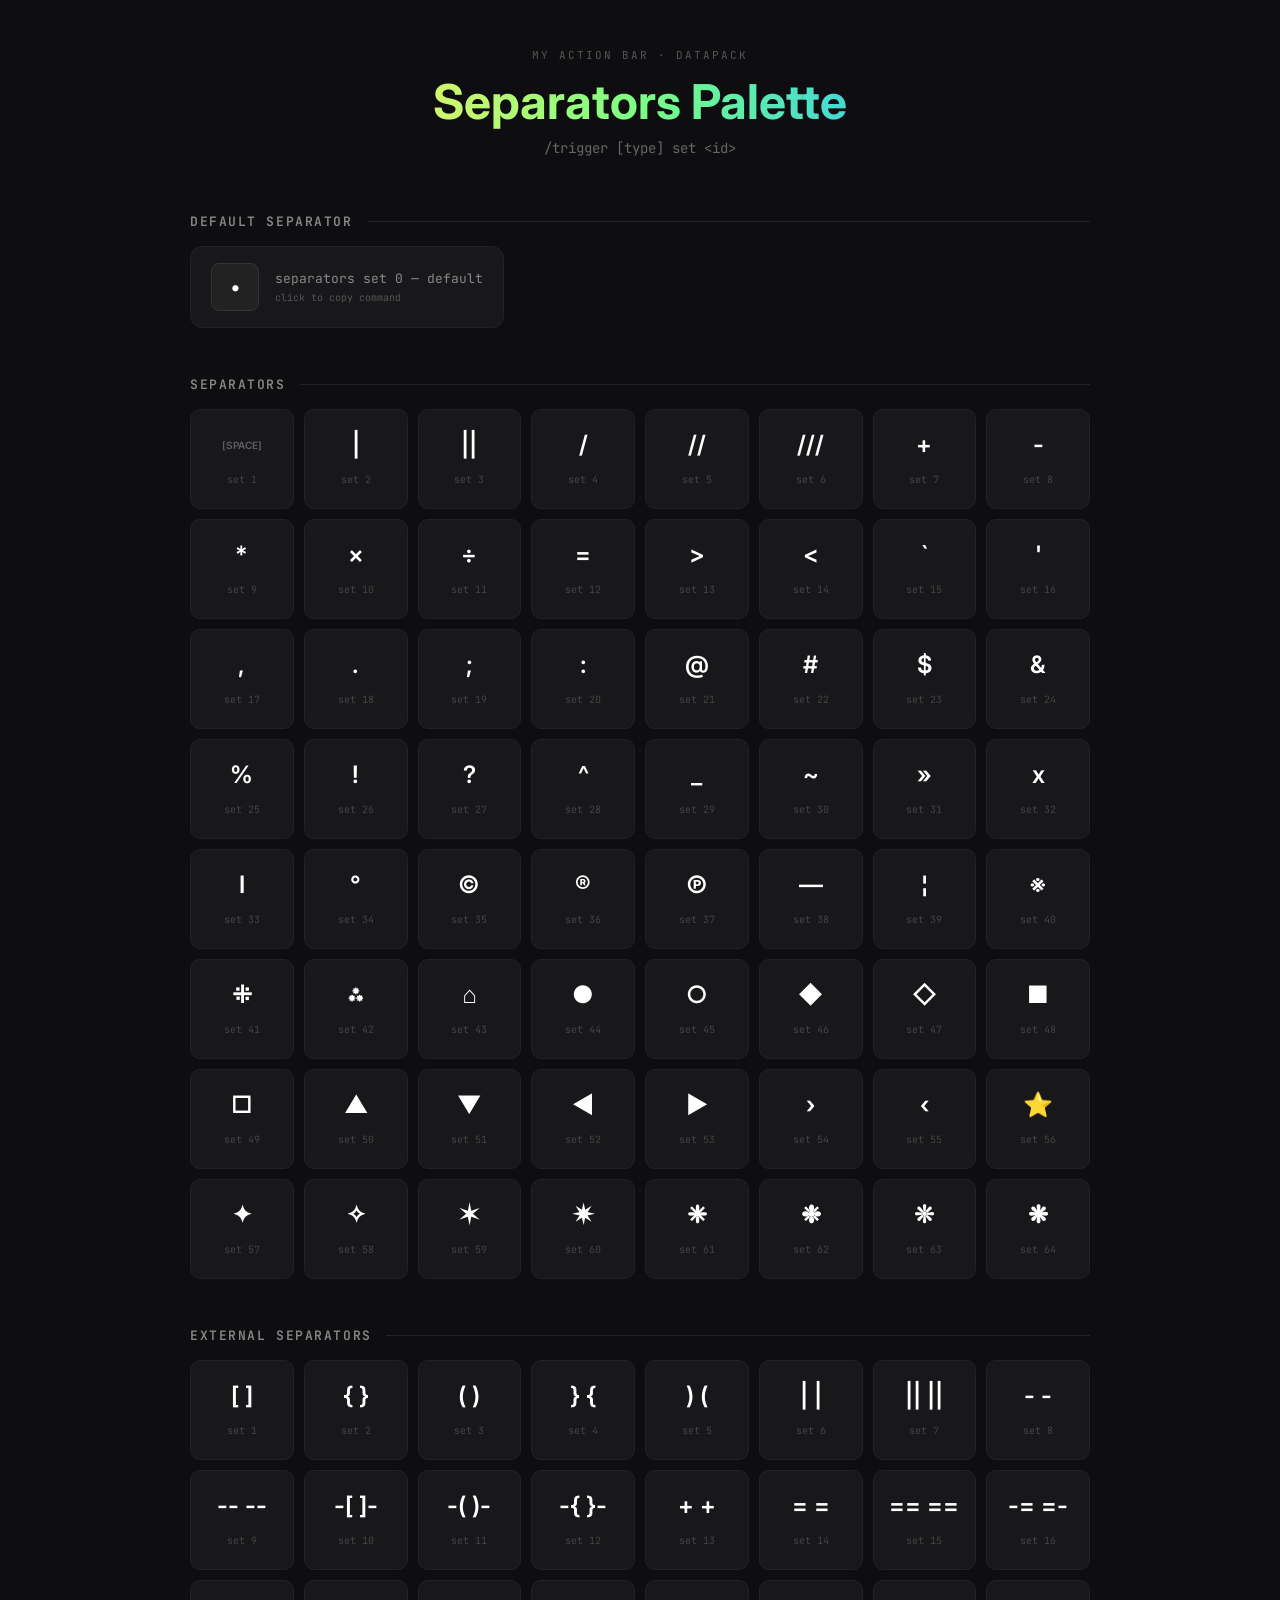
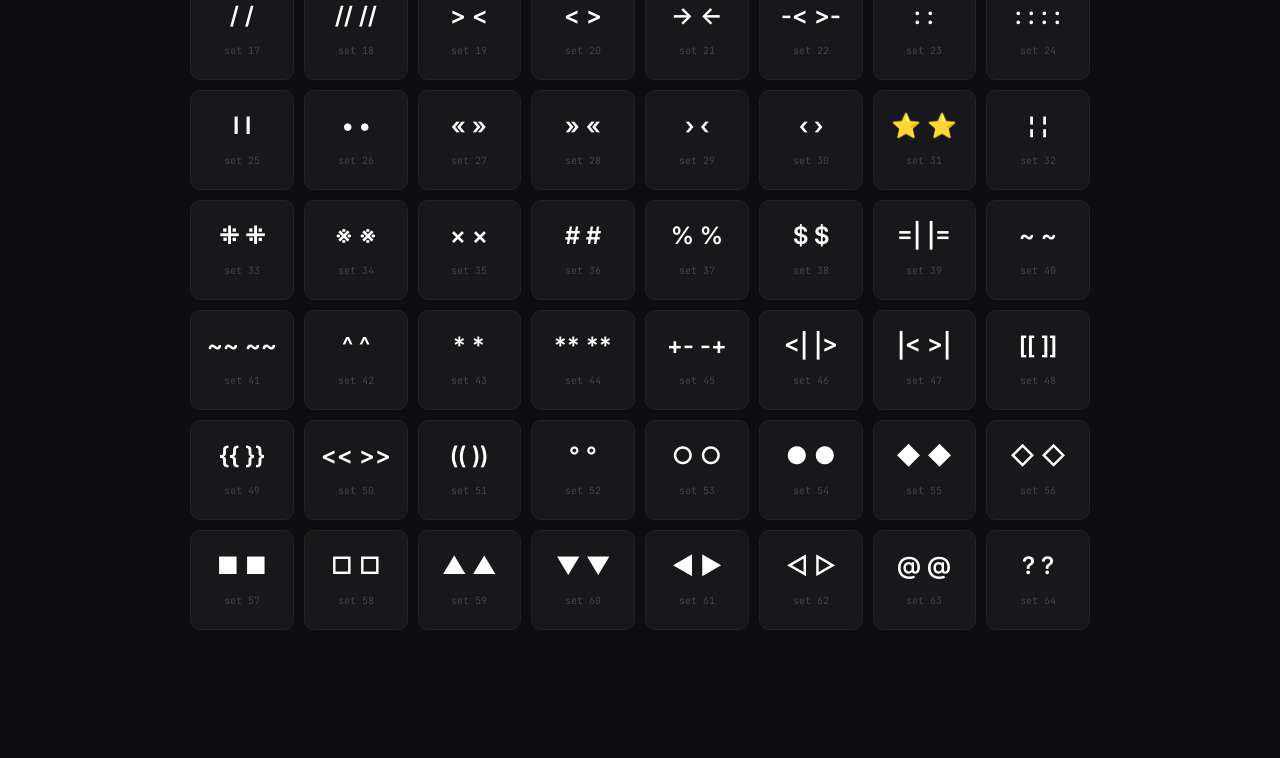
<file: separators-pallete.html>
<!DOCTYPE html>
<html lang="en">
<head>
<meta charset="UTF-8">
<meta name="viewport" content="width=device-width, initial-scale=1.0">
<title>My Action Bar — Separators</title>
<style>
  @import url('https://fonts.googleapis.com/css2?family=JetBrains+Mono:wght@400;600&family=Inter:wght@400;500;600;700&display=swap');

  *, *::before, *::after { box-sizing: border-box; margin: 0; padding: 0; }

  body {
    background: #0e0e10;
    color: #e0e0e0;
    font-family: 'Inter', sans-serif;
    min-height: 100vh;
    padding: 48px 24px 80px;
  }

  header {
    text-align: center;
    margin-bottom: 56px;
  }

  header .eyebrow {
    font-family: 'JetBrains Mono', monospace;
    font-size: 11px;
    letter-spacing: 0.18em;
    text-transform: uppercase;
    color: #555;
    margin-bottom: 12px;
  }

  header h1 {
    font-size: clamp(28px, 5vw, 48px);
    font-weight: 700;
    background: linear-gradient(90deg, #ff9830, #fcf062, #7aff83, #28c7fc, #c085ff);
    -webkit-background-clip: text;
    -webkit-text-fill-color: transparent;
    background-clip: text;
    line-height: 1.15;
    margin-bottom: 10px;
  }

  header p {
    font-size: 14px;
    color: #666;
    font-family: 'JetBrains Mono', monospace;
  }

  .section {
    max-width: 900px;
    margin: 0 auto 48px;
  }

  .section-header {
    display: flex;
    align-items: center;
    gap: 14px;
    margin-bottom: 16px;
  }

  .section-header h2 {
    font-size: 13px;
    font-weight: 600;
    letter-spacing: 0.12em;
    text-transform: uppercase;
    color: #888;
    font-family: 'JetBrains Mono', monospace;
  }

  .section-header .line {
    flex: 1;
    height: 1px;
    background: #222;
  }

  .grid {
    display: grid;
    grid-template-columns: repeat(auto-fill, minmax(100px, 1fr));
    gap: 10px;
  }

  .swatch {
    border-radius: 10px;
    overflow: hidden;
    background: #18181b;
    border: 1px solid #222;
    cursor: pointer;
    transition: transform 0.15s, border-color 0.15s;
    position: relative;
    display: flex;
    flex-direction: column;
    align-items: center;
    justify-content: center;
    min-height: 100px;
  }

  .swatch:hover {
    transform: translateY(-3px);
    border-color: #444;
  }

  .swatch:hover .copy-hint {
    opacity: 1;
  }

  .swatch-symbol {
    font-size: 24px;
    font-weight: 600;
    color: #fff;
    margin-bottom: 4px;
    height: 40px;
    display: flex;
    align-items: center;
    justify-content: center;
    font-family: 'Inter', sans-serif;
  }

  .swatch-info {
    padding: 4px 10px 8px;
    text-align: center;
  }

  .swatch-id {
    font-family: 'JetBrains Mono', monospace;
    font-size: 10px;
    color: #444;
  }

  .copy-hint {
    position: absolute;
    top: 6px;
    right: 6px;
    background: rgba(0,0,0,0.7);
    border-radius: 4px;
    padding: 2px 6px;
    font-size: 9px;
    font-family: 'JetBrains Mono', monospace;
    color: #fff;
    opacity: 0;
    transition: opacity 0.15s;
    pointer-events: none;
  }

  .toast {
    position: fixed;
    bottom: 28px;
    left: 50%;
    transform: translateX(-50%) translateY(20px);
    background: #1e1e22;
    border: 1px solid #333;
    border-radius: 8px;
    padding: 10px 20px;
    font-family: 'JetBrains Mono', monospace;
    font-size: 12px;
    color: #e0e0e0;
    opacity: 0;
    transition: opacity 0.2s, transform 0.2s;
    pointer-events: none;
    z-index: 999;
  }

  .toast.show {
    opacity: 1;
    transform: translateX(-50%) translateY(0);
  }

  .default-swatch-wrap {
    max-width: 900px;
    margin: 0 auto 48px;
  }

  .default-swatch {
    display: flex;
    align-items: center;
    gap: 16px;
    background: #18181b;
    border: 1px solid #222;
    border-radius: 12px;
    padding: 16px 20px;
    cursor: pointer;
    transition: border-color 0.15s;
    width: fit-content;
  }

  .default-swatch:hover { border-color: #444; }

  .default-symbol-block {
    width: 48px;
    height: 48px;
    border-radius: 8px;
    background: #222;
    display: flex;
    align-items: center;
    justify-content: center;
    font-size: 20px;
    color: #fff;
    flex-shrink: 0;
    border: 1px solid #333;
  }

  .default-label {
    font-size: 13px;
    color: #888;
    font-family: 'JetBrains Mono', monospace;
    margin-bottom: 4px;
  }

  .default-cmd {
    font-family: 'JetBrains Mono', monospace;
    font-size: 10px;
    color: #555;
    margin-top: 2px;
  }
</style>
</head>
<body>

<header>
  <div class="eyebrow">My Action Bar · Datapack</div>
  <h1>Separators Palette</h1>
  <p>/trigger [type] set &lt;id&gt;</p>
</header>

<!-- Default Inner -->
<div class="default-swatch-wrap">
  <div class="section-header">
    <h2>Default Separator</h2>
    <div class="line"></div>
  </div>
  <div class="default-swatch" onclick="copyCommand('separators', 0)">
    <div class="default-symbol-block">•</div>
    <div>
      <div class="default-label">separators set 0 — default</div>
      <div class="default-cmd">click to copy command</div>
    </div>
  </div>
</div>

<div id="palette"></div>

<div class="toast" id="toast"></div>

<script>
  const internalSymbols = [" ", "|", "||", "/", "//", "///", "+", "-", "*", "×", "÷", "=", ">", "<", "`", "'", ",", ".", ";", ":", "@", "#", "$", "&", "%", "!", "?", "^", "_", "~", "»", "x", "I", "°", "©", "®", "℗", "—", "¦", "※", "⁜", "⁂", "⌂", "●", "○", "◆", "◇", "■", "□", "▲", "▼", "◀", "▶", "›", "‹", "⭐", "✦", "✧", "✶", "✷", "❈", "❉", "❊", "❋"];

  const externalSymbols = [
    "[ ]", "{ }", "( )", "} {", ") (", "| |", "|| ||", "- -", "-- --", "-[ ]-", "-( )-", "-{ }-", "+ +", "= =", "== ==", "-= =-", "/ /", "// //", "> <", "< >", "-> <-", "-< >-", ": :", ": : : :", "I I", "• •", "« »", "» «", "› ‹", "‹ ›", "⭐ ⭐", "¦ ¦", "⁜ ⁜", "※ ※", "× ×", "# #", "% %", "$ $", "=| |=", "~ ~", "~~ ~~", "^ ^", "* *", "** **", "+- -+", "<| |>", "|< >|", "[[ ]]", "{{ }}", "<< >>", "(( ))", "° °", "○ ○", "● ●", "◆ ◆", "◇ ◇", "■ ■", "□ □", "▲ ▲", "▼ ▼", "◀ ▶", "◁ ▷", "@ @", "? ?"
  ];

  const categories = [
    {
      name: "Separators",
      type: "separators",
      items: internalSymbols
    },
    {
      name: "External Separators",
      type: "external_separators",
      items: externalSymbols
    }
  ];

  const palette = document.getElementById('palette');

  categories.forEach(cat => {
    const section = document.createElement('div');
    section.className = 'section';

    const header = document.createElement('div');
    header.className = 'section-header';
    header.innerHTML = `<h2>${cat.name}</h2><div class="line"></div>`;
    section.appendChild(header);

    const grid = document.createElement('div');
    grid.className = 'grid';

    cat.items.forEach((symbol, index) => {
      const id = index + 1;
      const swatch = document.createElement('div');
      swatch.className = 'swatch';
      swatch.innerHTML = `
        <div class="swatch-symbol">${symbol === " " ? '<span style="font-size:10px; opacity:0.3">[SPACE]</span>' : symbol}</div>
        <div class="swatch-info">
          <div class="swatch-id">set ${id}</div>
        </div>
        <div class="copy-hint">copy cmd</div>
      `;
      swatch.addEventListener('click', () => copyCommand(cat.type, id));
      grid.appendChild(swatch);
    });

    section.appendChild(grid);
    palette.appendChild(section);
  });

  let toastTimer;
  function copyCommand(type, id) {
    const cmd = `/trigger ${type} set ${id}`;
    navigator.clipboard.writeText(cmd).then(() => {
      const toast = document.getElementById('toast');
      toast.textContent = `Copied: ${cmd}`;
      toast.classList.add('show');
      clearTimeout(toastTimer);
      toastTimer = setTimeout(() => toast.classList.remove('show'), 1800);
    });
  }
</script>
</body>
</html>
</file>
